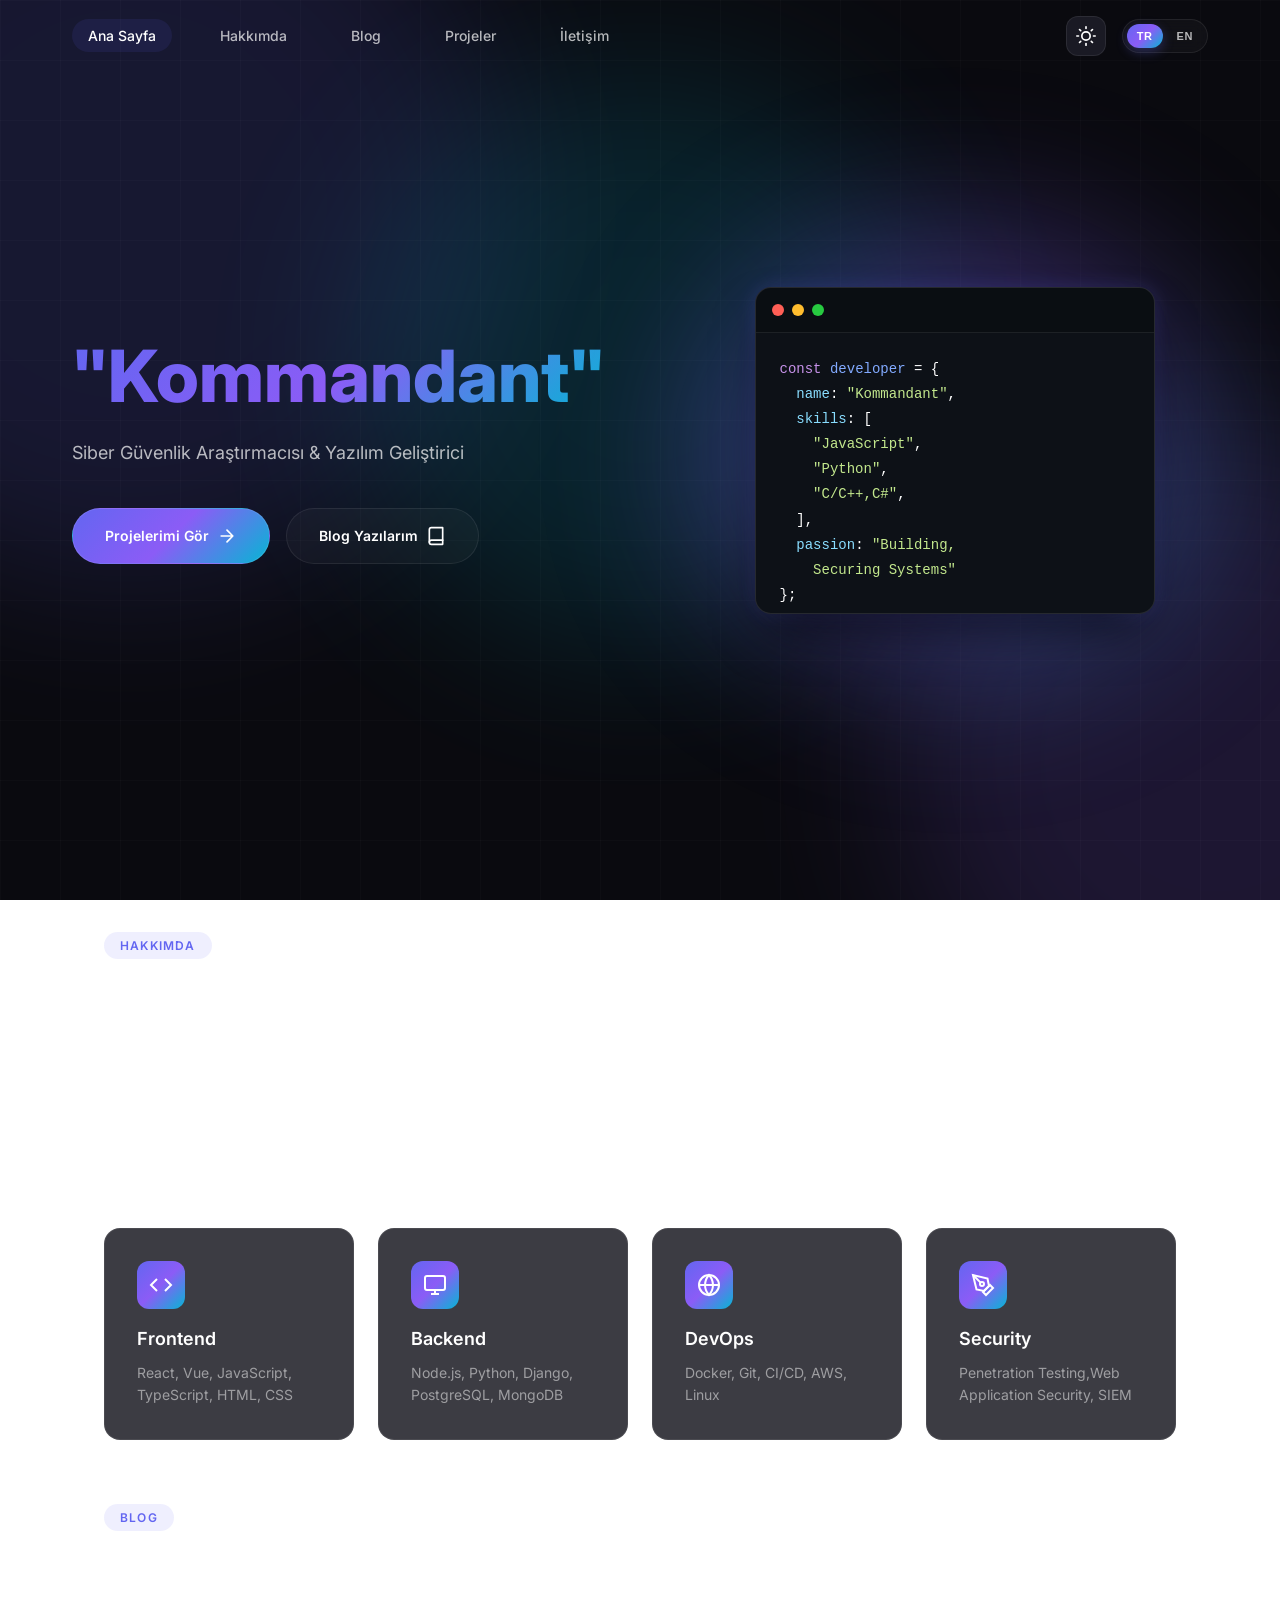
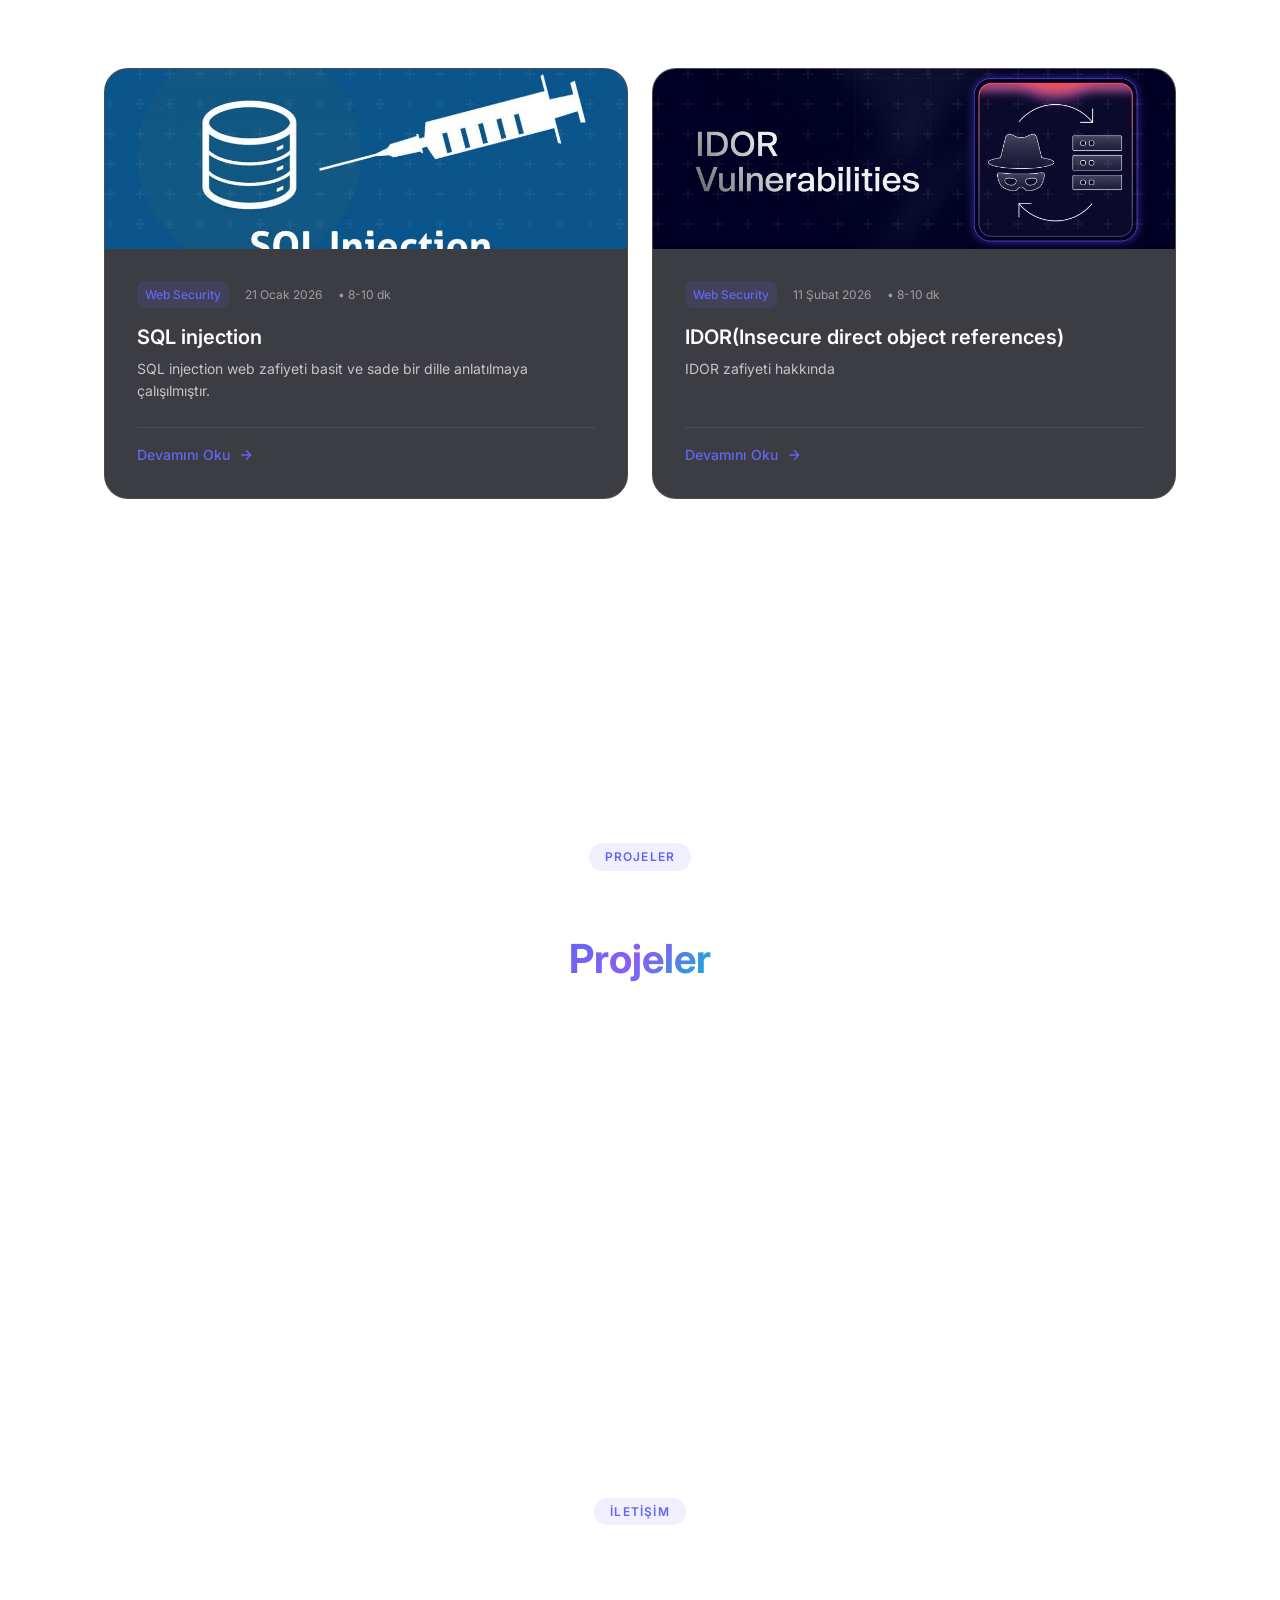
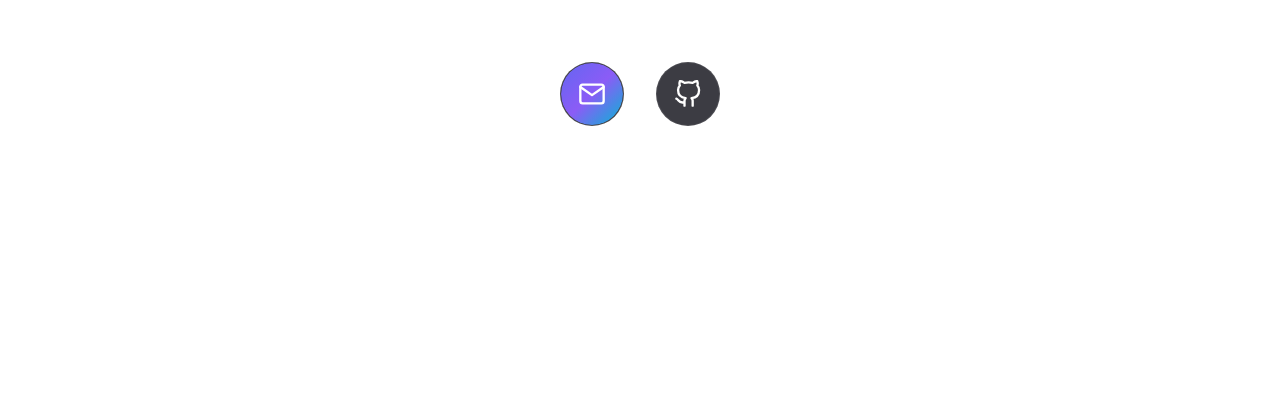
<file: index.html>
<!DOCTYPE html>
<html lang="tr">

<head>
    <meta charset="UTF-8">
    <meta name="viewport" content="width=device-width, initial-scale=1.0">
    <meta name="description" content="Alper's personal portfolio - Software Developer & Creative Technologist">
    <meta name="keywords" content="developer, portfolio, software, web development">
    <title>Alper | Portfolio</title>
    <link rel="preconnect" href="https://fonts.googleapis.com">
    <link rel="preconnect" href="https://fonts.gstatic.com" crossorigin>
    <link href="https://fonts.googleapis.com/css2?family=Inter:wght@300;400;500;600;700;800&display=swap"
        rel="stylesheet">
    <link rel="stylesheet" href="style.css">
</head>

<body>
    <!-- Animated Background -->
    <div class="bg-gradient">
        <div class="bg-blob"></div>
    </div>
    <div class="bg-grid"></div>
    <canvas id="bg-canvas"></canvas>

    <!-- Navigation -->
    <nav class="navbar" id="navbar">
        <div class="nav-container">

            <ul class="nav-menu">
                <li><a href="#home" class="nav-link active" data-i18n="nav-home">Ana Sayfa</a></li>
                <li><a href="#about" class="nav-link" data-i18n="nav-about">Hakkımda</a></li>
                <li><a href="blog.html" class="nav-link" data-i18n="nav-blog">Blog</a></li>
                <li><a href="projects.html" class="nav-link" data-i18n="nav-projects">Projeler</a></li>
                <li><a href="#contact" class="nav-link" data-i18n="nav-contact">İletişim</a></li>
            </ul>
            <div class="nav-extra">
                <button id="theme-toggle" class="theme-toggle" aria-label="Toggle theme">
                    <svg class="sun-icon" xmlns="http://www.w3.org/2000/svg" width="20" height="20" viewBox="0 0 24 24"
                        fill="none" stroke="currentColor" stroke-width="2" stroke-linecap="round"
                        stroke-linejoin="round">
                        <circle cx="12" cy="12" r="5" />
                        <line x1="12" y1="1" x2="12" y2="3" />
                        <line x1="12" y1="21" x2="12" y2="23" />
                        <line x1="4.22" y1="4.22" x2="5.64" y2="5.64" />
                        <line x1="18.36" y1="18.36" x2="19.78" y2="19.78" />
                        <line x1="1" y1="12" x2="3" y2="12" />
                        <line x1="21" y1="12" x2="23" y2="12" />
                        <line x1="4.22" y1="19.78" x2="5.64" y2="18.36" />
                        <line x1="18.36" y1="5.64" x2="19.78" y2="4.22" />
                    </svg>
                    <svg class="moon-icon" xmlns="http://www.w3.org/2000/svg" width="20" height="20" viewBox="0 0 24 24"
                        fill="none" stroke="currentColor" stroke-width="2" stroke-linecap="round"
                        stroke-linejoin="round">
                        <path d="M21 12.79A9 9 0 1 1 11.21 3 7 7 0 0 0 21 12.79z" />
                    </svg>
                </button>
                <div class="lang-switch" id="lang-switch">
                    <button class="lang-btn active" data-lang="tr">TR</button>
                    <span class="lang-divider">|</span>
                    <button class="lang-btn" data-lang="en">EN</button>
                </div>
                <button class="nav-toggle" id="nav-toggle" aria-label="Toggle menu">
                    <span></span>
                    <span></span>
                    <span></span>
                </button>
            </div>
        </div>
    </nav>

    <!-- Hero Section -->
    <section class="hero" id="home">
        <div class="hero-content">

            <h1 class="hero-title">
                <span class="title-line"></span>
                <span class="title-gradient">"Kommandant"</span>
            </h1>
            <p class="hero-description" data-i18n="hero-description">
                Cyber Security Researcher & Software Developer
            </p>
            <div class="hero-cta">
                <a href="projects.html" class="btn btn-primary">
                    <span data-i18n="hero-cta-projects">Projelerimi Gör</span>
                    <svg xmlns="http://www.w3.org/2000/svg" width="20" height="20" viewBox="0 0 24 24" fill="none"
                        stroke="currentColor" stroke-width="2" stroke-linecap="round" stroke-linejoin="round">
                        <path d="M5 12h14M12 5l7 7-7 7" />
                    </svg>
                </a>
                <a href="#blog" class="btn btn-secondary">
                    <span data-i18n="hero-cta-blog">Blog Yazılarım</span>
                    <svg xmlns="http://www.w3.org/2000/svg" width="20" height="20" viewBox="0 0 24 24" fill="none"
                        stroke="currentColor" stroke-width="2" stroke-linecap="round" stroke-linejoin="round">
                        <path d="M4 19.5A2.5 2.5 0 0 1 6.5 17H20" />
                        <path d="M6.5 2H20v20H6.5A2.5 2.5 0 0 1 4 19.5v-15A2.5 2.5 0 0 1 6.5 2z" />
                    </svg>
                </a>
            </div>
        </div>
        <div class="hero-visual">
            <div class="hero-card">
                <div class="card-glow"></div>
                <div class="code-window">
                    <div class="window-header">
                        <span class="dot red"></span>
                        <span class="dot yellow"></span>
                        <span class="dot green"></span>
                    </div>
                    <pre class="code-content"><code><span class="keyword">const</span> <span class="variable">developer</span> = {
  <span class="property">name</span>: <span class="string">"Kommandant"</span>,
  <span class="property">skills</span>: [
    <span class="string">"JavaScript"</span>,
    <span class="string">"Python"</span>,
    <span class="string">"C/C++,C#"</span>,
  ],
  <span class="property">passion</span>: <span class="string">"Building,
    Securing Systems"</span>
};</code></pre>
                </div>
            </div>
        </div>
    </section>





    <!-- About Section -->
    <section class="about" id="about">
        <div class="section-container">
            <div class="section-header">
                <span class="section-tag" data-i18n="about-tag">Hakkımda</span>

            </div>
            <div class="about-content">
                <div class="about-text">
                </div>
                <div class="skills-grid">
                    <div class="skill-card">
                        <div class="skill-icon">
                            <svg xmlns="http://www.w3.org/2000/svg" width="24" height="24" viewBox="0 0 24 24"
                                fill="none" stroke="currentColor" stroke-width="2">
                                <polyline points="16 18 22 12 16 6"></polyline>
                                <polyline points="8 6 2 12 8 18"></polyline>
                            </svg>
                        </div>
                        <h3 data-i18n="skills-frontend">Frontend</h3>
                        <p>React, Vue, JavaScript, TypeScript, HTML, CSS</p>
                    </div>
                    <div class="skill-card">
                        <div class="skill-icon">
                            <svg xmlns="http://www.w3.org/2000/svg" width="24" height="24" viewBox="0 0 24 24"
                                fill="none" stroke="currentColor" stroke-width="2">
                                <rect x="2" y="3" width="20" height="14" rx="2" ry="2"></rect>
                                <line x1="8" y1="21" x2="16" y2="21"></line>
                                <line x1="12" y1="17" x2="12" y2="21"></line>
                            </svg>
                        </div>
                        <h3 data-i18n="skills-backend">Backend</h3>
                        <p>Node.js, Python, Django, PostgreSQL, MongoDB</p>
                    </div>
                    <div class="skill-card">
                        <div class="skill-icon">
                            <svg xmlns="http://www.w3.org/2000/svg" width="24" height="24" viewBox="0 0 24 24"
                                fill="none" stroke="currentColor" stroke-width="2">
                                <circle cx="12" cy="12" r="10"></circle>
                                <line x1="2" y1="12" x2="22" y2="12"></line>
                                <path
                                    d="M12 2a15.3 15.3 0 0 1 4 10 15.3 15.3 0 0 1-4 10 15.3 15.3 0 0 1-4-10 15.3 15.3 0 0 1 4-10z">
                                </path>
                            </svg>
                        </div>
                        <h3 data-i18n="skills-devops">DevOps</h3>
                        <p>Docker, Git, CI/CD, AWS, Linux</p>
                    </div>
                    <div class="skill-card">
                        <div class="skill-icon">
                            <svg xmlns="http://www.w3.org/2000/svg" width="24" height="24" viewBox="0 0 24 24"
                                fill="none" stroke="currentColor" stroke-width="2">
                                <path d="M12 19l7-7 3 3-7 7-3-3z"></path>
                                <path d="M18 13l-1.5-7.5L2 2l3.5 14.5L13 18l5-5z"></path>
                                <path d="M2 2l7.586 7.586"></path>
                                <circle cx="11" cy="11" r="2"></circle>
                            </svg>
                        </div>
                        <h3 data-i18n="skills-design">Security</h3>
                        <p>Penetration Testing,Web Application Security, SIEM</p>
                    </div>
                </div>
            </div>
        </div>
    </section>

    <!-- Blog Section -->
    <section class="blog" id="blog">
        <div class="section-container">
            <div class="section-header">
                <span class="section-tag" data-i18n="blog-tag">Blog</span>
                <h2 class="section-title" data-i18n="blog-title">Son<br><span class="gradient-text">Yazılarım</span>
                </h2>
            </div>
            <div class="blog-grid" id="blog-grid">
                <!-- Articles will be loaded dynamically from articles.json -->
            </div>
            <div class="blog-cta">
                <a href="blog.html" class="btn btn-secondary" data-i18n="blog-cta">Tüm Yazıları Gör</a>
            </div>
        </div>
    </section>
    <!-- Projects Section  -->

    <section class="page-header">
        <div class="section-container">
            <div class="section-header center">
                <span class="section-tag" data-i18n="projects-tag">Projeler</span>
                <h1 class="section-title">GitHub<br><span class="gradient-text"
                        data-i18n="nav-projects">Projelerim</span></h1>
            </div>

        </div>
    </section>
    <section class="projects-page">
        <div class="section-container">
            <!-- Loading State -->
            <div class="projects-loading" id="projects-loading">
                <div class="loading-spinner"></div>
                <p data-i18n="github-loading">GitHub projeleri yükleniyor...</p>
            </div>

            <!-- Error State -->
            <div class="projects-error" id="projects-error" style="display: none;">
                <svg xmlns="http://www.w3.org/2000/svg" width="48" height="48" viewBox="0 0 24 24" fill="none"
                    stroke="currentColor" stroke-width="1.5">
                    <circle cx="12" cy="12" r="10"></circle>
                    <line x1="12" y1="8" x2="12" y2="12"></line>
                    <line x1="12" y1="16" x2="12.01" y2="16"></line>
                </svg>
                <p data-i18n="github-error">Projeler yüklenirken bir hata oluştu.</p>
                <button class="btn btn-secondary" onclick="loadGitHubProjects()" data-i18n="github-retry">Tekrar
                    Dene</button>
            </div>

            <div class="github-projects-grid" id="github-projects-grid">
                <!-- Projects will be loaded dynamically -->
            </div>

            <!-- Contact Section -->
            <section class="contact" id="contact">
                <div class="section-container">
                    <div class="section-header center">
                        <span class="section-tag" data-i18n="contact-tag">İletişim</span>
                    </div>
                    <div class="contact-content">
                        <div class="contact-buttons">
                            <div class="contact-email-card">
                                <div class="contact-icon">
                                    <svg xmlns="http://www.w3.org/2000/svg" width="24" height="24" viewBox="0 0 24 24"
                                        fill="none" stroke="currentColor" stroke-width="2" stroke-linecap="round"
                                        stroke-linejoin="round">
                                        <path
                                            d="M4 4h16c1.1 0 2 .9 2 2v12c0 1.1-.9 2-2 2H4c-1.1 0-2-.9-2-2V6c0-1.1.9-2 2-2z">
                                        </path>
                                        <polyline points="22,6 12,13 2,6"></polyline>
                                    </svg>
                                </div>
                                <div class="contact-email-info">
                                    <span class="contact-email-text">alpermudar@gmail.com</span>
                                </div>
                            </div>

                            <a href="https://github.com/alpermdr" target="_blank" class="contact-btn"
                                aria-label="GitHub Profile">
                                <svg xmlns="http://www.w3.org/2000/svg" width="24" height="24" viewBox="0 0 24 24"
                                    fill="none" stroke="currentColor" stroke-width="2" stroke-linecap="round"
                                    stroke-linejoin="round">
                                    <path
                                        d="M9 19c-5 1.5-5-2.5-7-3m14 6v-3.87a3.37 3.37 0 0 0-.94-2.61c3.14-.35 6.44-1.54 6.44-7A5.44 5.44 0 0 0 20 4.77 5.07 5.07 0 0 0 19.91 1S18.73.65 16 2.48a13.38 13.38 0 0 0-7 0C6.27.65 5.09 1 5.09 1A5.07 5.07 0 0 0 5 4.77a5.44 5.44 0 0 0-1.5 3.78c0 5.42 3.3 6.61 6.44 7A3.37 3.37 0 0 0 9 18.13V22">
                                    </path>
                                </svg>
                            </a>
                        </div>
                    </div>
                </div>
            </section>

            <!-- Footer -->
            <footer class="footer">
                <div class="footer-container">
                    <p data-i18n="footer-rights">&copy; 2026 Kommandant Tüm hakları saklıdır.</p>
                </div>
            </footer>

            <script src="script.js"></script>
</body>

</html>
</file>
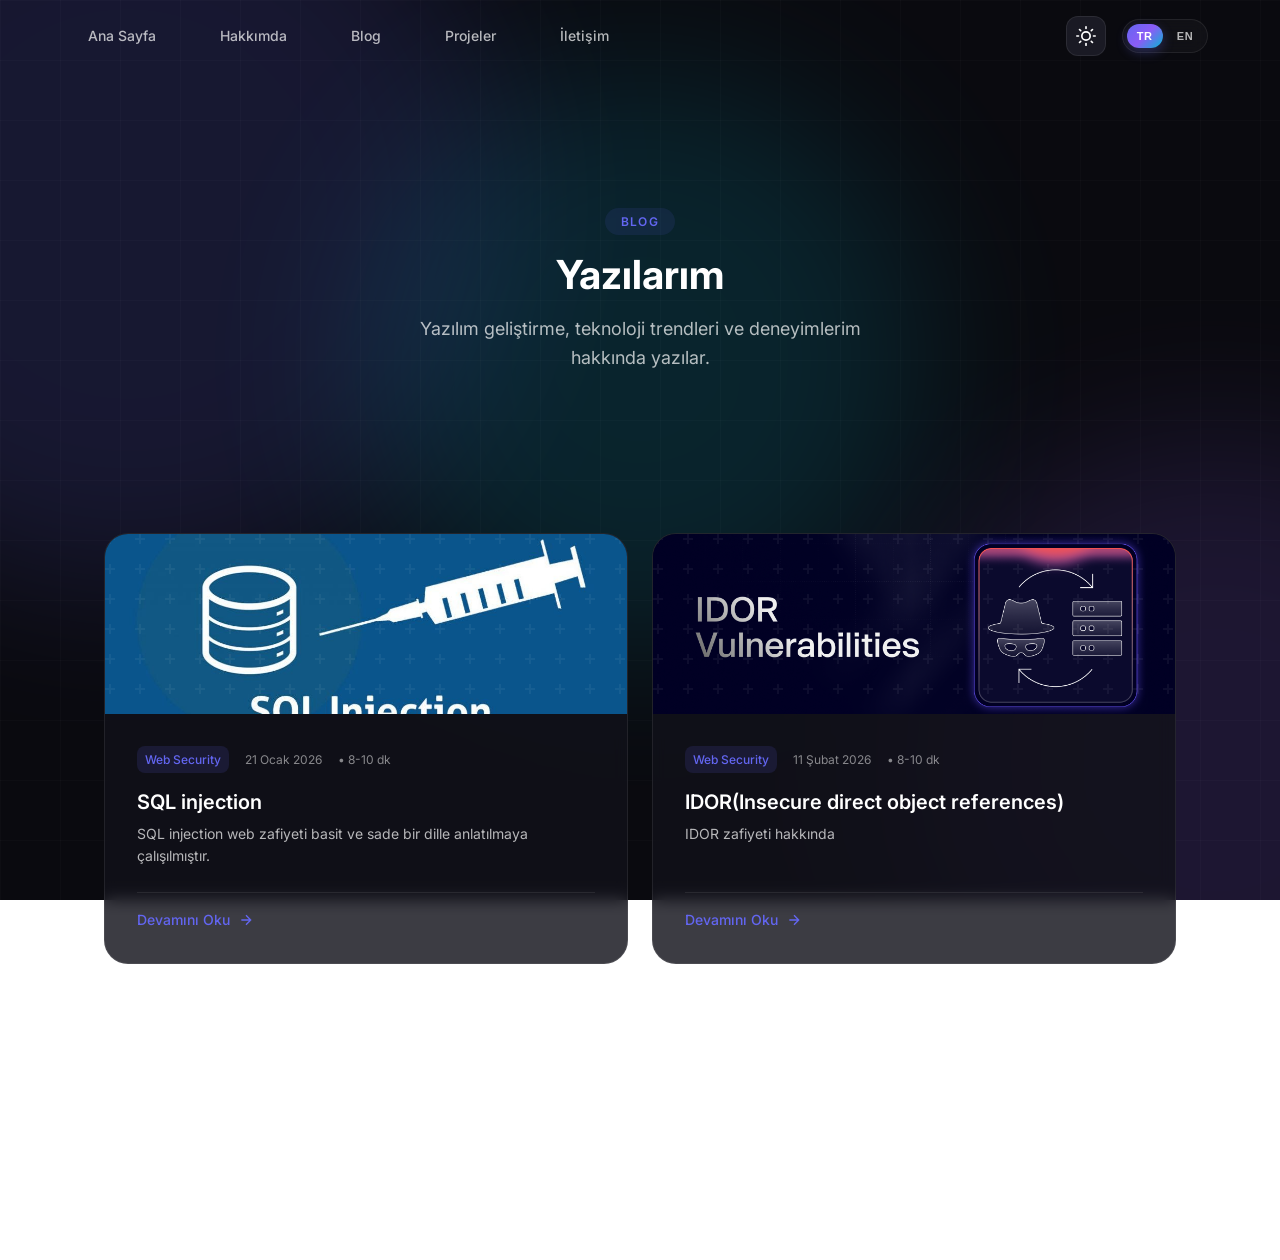
<file: article.html>
<!DOCTYPE html>
<html lang="tr">

<head>
    <meta charset="UTF-8">
    <meta name="viewport" content="width=device-width, initial-scale=1.0">
    <meta name="description" content="">
    <title>Makale | Alper</title>
    <link rel="preconnect" href="https://fonts.googleapis.com">
    <link rel="preconnect" href="https://fonts.gstatic.com" crossorigin>
    <link href="https://fonts.googleapis.com/css2?family=Inter:wght@300;400;500;600;700;800&display=swap"
        rel="stylesheet">
    <link rel="stylesheet" href="style.css">
</head>

<body>
    <!-- Animated Background -->
    <div class="bg-gradient">
        <div class="bg-blob"></div>
    </div>
    <div class="bg-grid"></div>
    <canvas id="bg-canvas"></canvas>

    <!-- Navigation -->
    <nav class="navbar scrolled" id="navbar">
        <div class="nav-container">

            <ul class="nav-menu">
                <li><a href="index.html#home" class="nav-link" data-i18n="nav-home">Ana Sayfa</a></li>
                <li><a href="index.html#about" class="nav-link" data-i18n="nav-about">Hakkımda</a></li>
                <li><a href="blog.html" class="nav-link active" data-i18n="nav-blog">Blog</a></li>
                <li><a href="projects.html" class="nav-link" data-i18n="nav-projects">Projeler</a></li>
                <li><a href="index.html#contact" class="nav-link" data-i18n="nav-contact">İletişim</a></li>
            </ul>
            <div class="nav-extra">
                <button id="theme-toggle" class="theme-toggle" aria-label="Toggle theme">
                    <svg class="sun-icon" xmlns="http://www.w3.org/2000/svg" width="20" height="20" viewBox="0 0 24 24"
                        fill="none" stroke="currentColor" stroke-width="2" stroke-linecap="round"
                        stroke-linejoin="round">
                        <circle cx="12" cy="12" r="5" />
                        <line x1="12" y1="1" x2="12" y2="3" />
                        <line x1="12" y1="21" x2="12" y2="23" />
                        <line x1="4.22" y1="4.22" x2="5.64" y2="5.64" />
                        <line x1="18.36" y1="18.36" x2="19.78" y2="19.78" />
                        <line x1="1" y1="12" x2="3" y2="12" />
                        <line x1="21" y1="12" x2="23" y2="12" />
                        <line x1="4.22" y1="19.78" x2="5.64" y2="18.36" />
                        <line x1="18.36" y1="5.64" x2="19.78" y2="4.22" />
                    </svg>
                    <svg class="moon-icon" xmlns="http://www.w3.org/2000/svg" width="20" height="20" viewBox="0 0 24 24"
                        fill="none" stroke="currentColor" stroke-width="2" stroke-linecap="round"
                        stroke-linejoin="round">
                        <path d="M21 12.79A9 9 0 1 1 11.21 3 7 7 0 0 0 21 12.79z" />
                    </svg>
                </button>
                <div class="lang-switch" id="lang-switch">
                    <button class="lang-btn active" data-lang="tr">TR</button>
                    <span class="lang-divider">|</span>
                    <button class="lang-btn" data-lang="en">EN</button>
                </div>
                <button class="nav-toggle" id="nav-toggle" aria-label="Toggle menu">
                    <span></span>
                    <span></span>
                    <span></span>
                </button>
            </div>
        </div>
    </nav>

    <!-- Article Content -->
    <article class="article-page" id="article-content">
        <!-- Content loaded dynamically -->
    </article>

    <!-- Footer -->
    <footer class="footer">
        <div class="footer-container">
            <p data-i18n="footer-rights">&copy; 2026 Alper. Tüm hakları saklıdır.</p>
        </div>
    </footer>

    <script src="script.js"></script>
    <script>
        // Load article based on URL parameter
        loadArticle();
    </script>
</body>

</html>
</file>
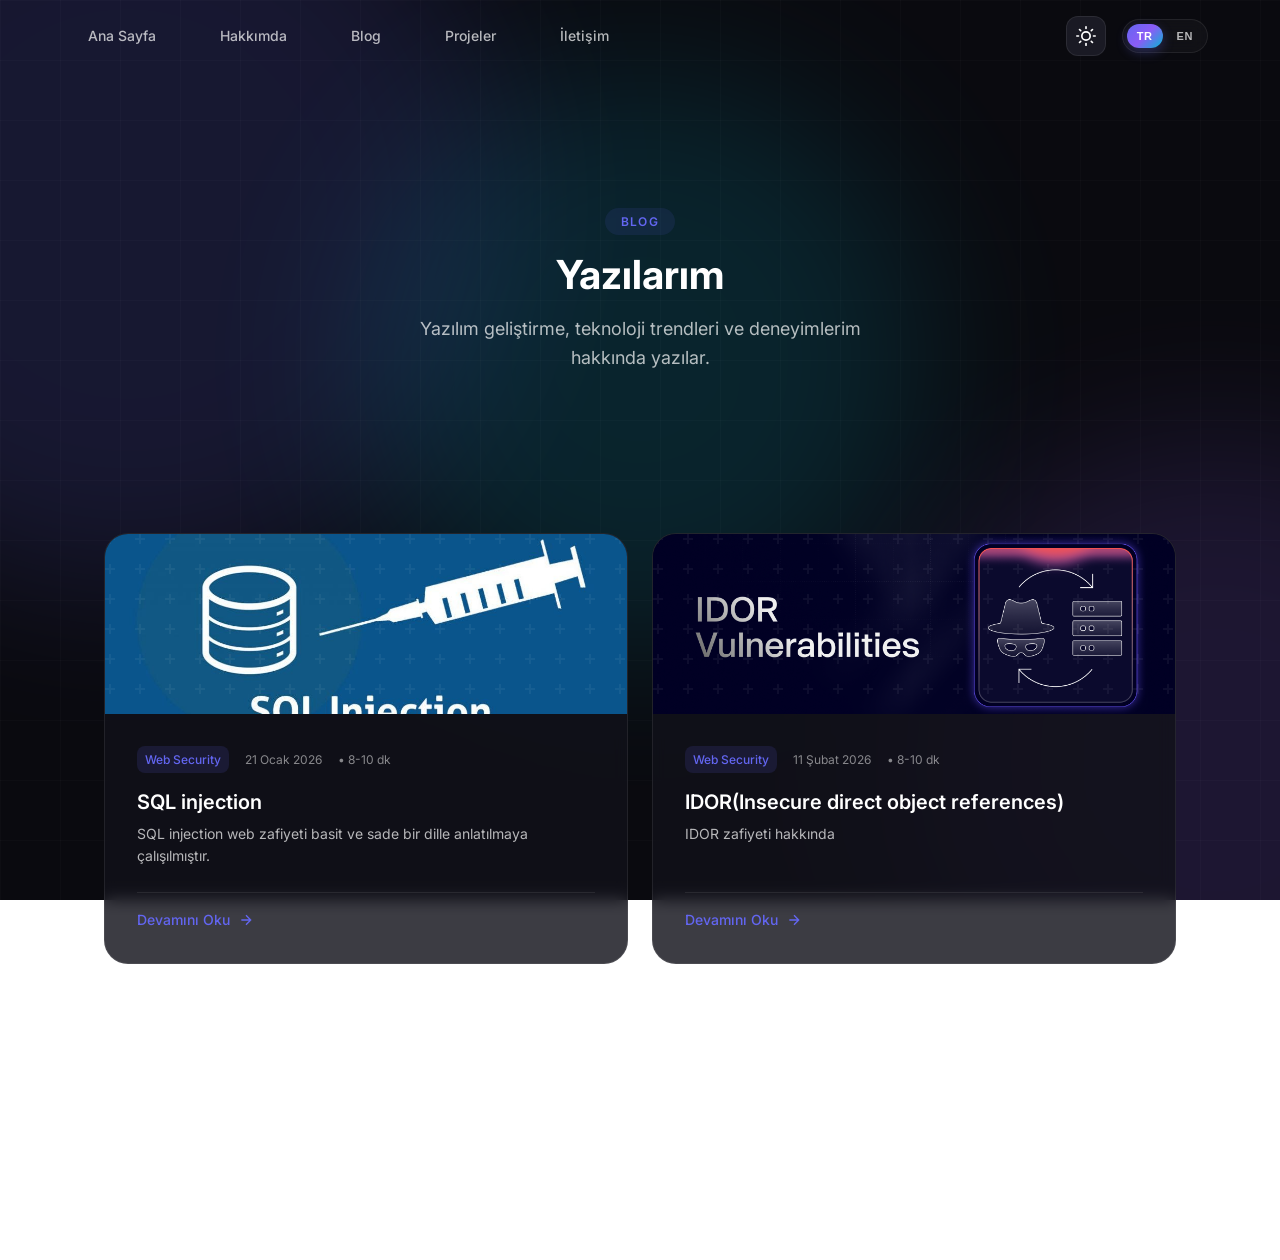
<file: blog.html>
<!DOCTYPE html>
<html lang="tr">

<head>
    <meta charset="UTF-8">
    <meta name="viewport" content="width=device-width, initial-scale=1.0" content="width=500" >
    <meta name="description" content="Alper'in blog yazıları - Yazılım, teknoloji ve daha fazlası">
    <title>Blog | Alper</title>
    <link rel="preconnect" href="https://fonts.googleapis.com">
    <link rel="preconnect" href="https://fonts.gstatic.com" crossorigin>
    <link href="https://fonts.googleapis.com/css2?family=Inter:wght@300;400;500;600;700;800&display=swap"
        rel="stylesheet">
    <link rel="stylesheet" href="style.css">
</head>

<body>
    <!-- Animated Background -->
    <div class="bg-gradient">
        <div class="bg-blob"></div>
    </div>
    <div class="bg-grid"></div>
    <canvas id="bg-canvas"></canvas>

    <!-- Navigation -->
    <nav class="navbar scrolled" id="navbar">
        <div class="nav-container">

            <ul class="nav-menu">
                <li><a href="index.html#home" class="nav-link" data-i18n="nav-home">Ana Sayfa</a></li>
                <li><a href="index.html#about" class="nav-link" data-i18n="nav-about">Hakkımda</a></li>
                <li><a href="blog.html" class="nav-link active" data-i18n="nav-blog">Blog</a></li>
                <li><a href="projects.html" class="nav-link" data-i18n="nav-projects">Projeler</a></li>
                <li><a href="index.html#contact" class="nav-link" data-i18n="nav-contact">İletişim</a></li>
            </ul>
            <div class="nav-extra">
                <button id="theme-toggle" class="theme-toggle" aria-label="Toggle theme">
                    <svg class="sun-icon" xmlns="http://www.w3.org/2000/svg" width="20" height="20" viewBox="0 0 24 24"
                        fill="none" stroke="currentColor" stroke-width="2" stroke-linecap="round"
                        stroke-linejoin="round">
                        <circle cx="12" cy="12" r="5" />
                        <line x1="12" y1="1" x2="12" y2="3" />
                        <line x1="12" y1="21" x2="12" y2="23" />
                        <line x1="4.22" y1="4.22" x2="5.64" y2="5.64" />
                        <line x1="18.36" y1="18.36" x2="19.78" y2="19.78" />
                        <line x1="1" y1="12" x2="3" y2="12" />
                        <line x1="21" y1="12" x2="23" y2="12" />
                        <line x1="4.22" y1="19.78" x2="5.64" y2="18.36" />
                        <line x1="18.36" y1="5.64" x2="19.78" y2="4.22" />
                    </svg>
                    <svg class="moon-icon" xmlns="http://www.w3.org/2000/svg" width="20" height="20" viewBox="0 0 24 24"
                        fill="none" stroke="currentColor" stroke-width="2" stroke-linecap="round"
                        stroke-linejoin="round">
                        <path d="M21 12.79A9 9 0 1 1 11.21 3 7 7 0 0 0 21 12.79z" />
                    </svg>
                </button>
                <div class="lang-switch" id="lang-switch">
                    <button class="lang-btn active" data-lang="tr">TR</button>
                    <span class="lang-divider">|</span>
                    <button class="lang-btn" data-lang="en">EN</button>
                </div>
                <button class="nav-toggle" id="nav-toggle" aria-label="Toggle menu">
                    <span></span>
                    <span></span>
                    <span></span>
                </button>
            </div>
        </div>
    </nav>

    <!-- Blog Header -->
    <section class="page-header">
        <div class="section-container">
            <div class="section-header center">
                <span class="section-tag">Blog</span>
                <h1 class="section-title">Yazılarım <br><span class="gradient-text"></span></h1>
                <p class="section-subtitle">
                    Yazılım geliştirme, teknoloji trendleri ve deneyimlerim hakkında yazılar.
                </p>
            </div>
        </div>
    </section>

    <!-- Blog Posts -->
    <section class="blog-page">
        <div class="section-container">
            <div class="blog-grid" id="blog-grid">
                <!-- Articles will be loaded dynamically -->
            </div>
        </div>
    </section>

    <!-- Footer -->
    <footer class="footer">
        <div class="footer-container">
            <p data-i18n="footer-rights">&copy; 2026 Alper. Tüm hakları saklıdır.</p>
        </div>
    </footer>

    <script src="script.js"></script>
    <script>
        // Load all articles on blog page
        loadAllArticles();
    </script>
</body>

</html>
</file>
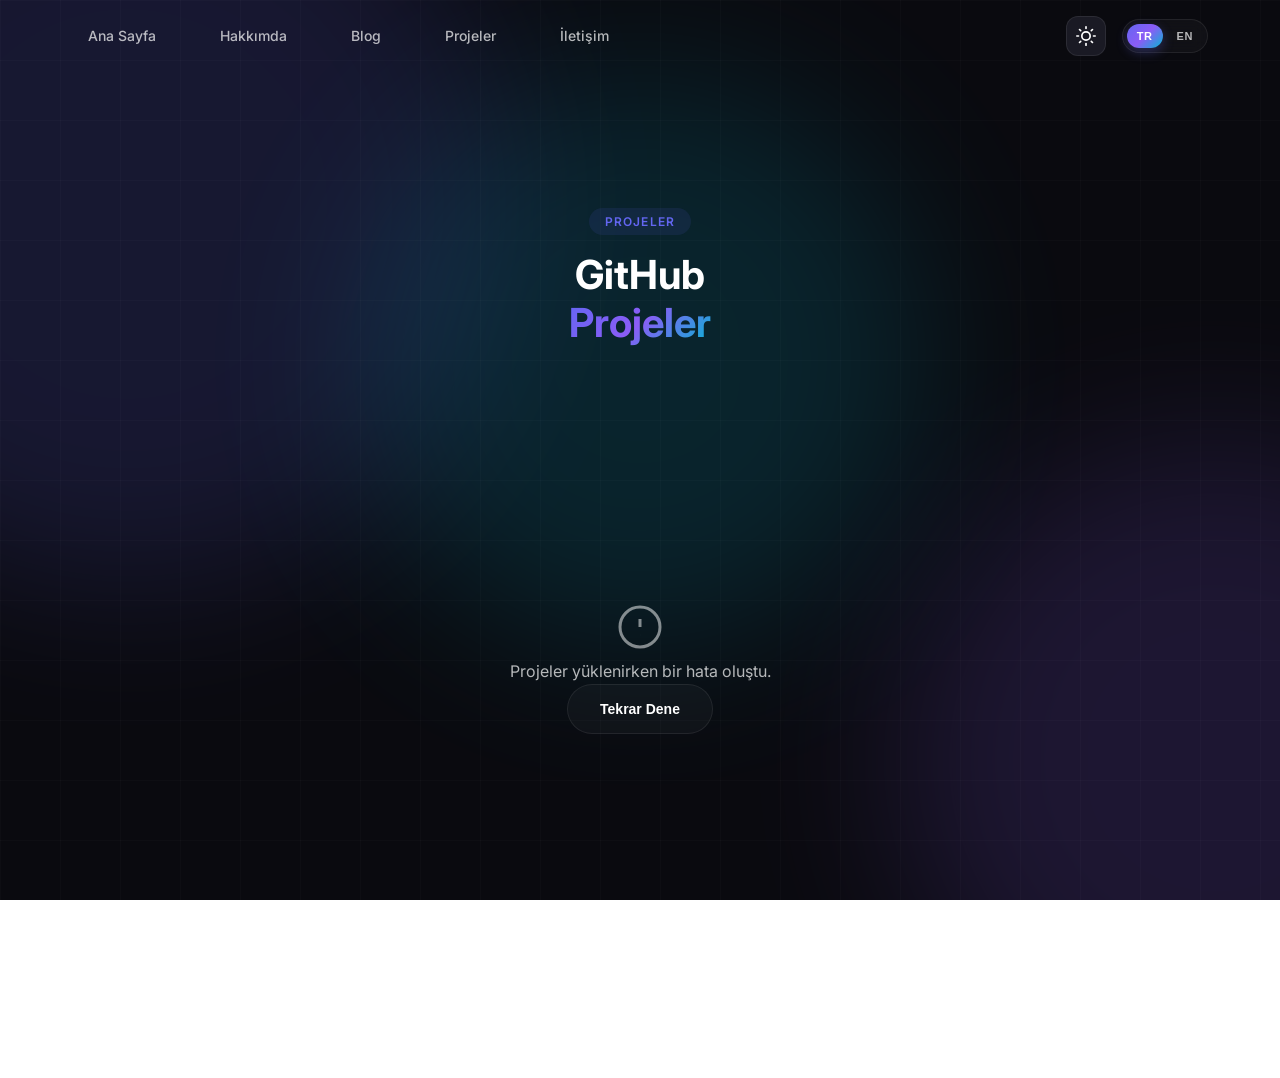
<file: projects.html>
<!DOCTYPE html>
<html lang="tr">

<head>
    <meta charset="UTF-8">
    <meta name="viewport" content="width=device-width, initial-scale=1.0">
    <meta name="description" content="Alper'in GitHub projeleri - Açık kaynak projeler ve geliştirmeler">
    <title>Projeler | Alper</title>
    <link rel="preconnect" href="https://fonts.googleapis.com">
    <link rel="preconnect" href="https://fonts.gstatic.com" crossorigin>
    <link href="https://fonts.googleapis.com/css2?family=Inter:wght@300;400;500;600;700;800&display=swap"
        rel="stylesheet">
    <link rel="stylesheet" href="style.css">
</head>

<body>
    <!-- Animated Background -->
    <div class="bg-gradient">
        <div class="bg-blob"></div>
    </div>
    <div class="bg-grid"></div>
    <canvas id="bg-canvas"></canvas>

    <!-- Navigation -->
    <nav class="navbar scrolled" id="navbar">
        <div class="nav-container">

            <ul class="nav-menu">
                <li><a href="index.html#home" class="nav-link" data-i18n="nav-home">Ana Sayfa</a></li>
                <li><a href="index.html#about" class="nav-link" data-i18n="nav-about">Hakkımda</a></li>
                <li><a href="blog.html" class="nav-link" data-i18n="nav-blog">Blog</a></li>
                <li><a href="projects.html" class="nav-link active" data-i18n="nav-projects">Projeler</a></li>
                <li><a href="index.html#contact" class="nav-link" data-i18n="nav-contact">İletişim</a></li>
            </ul>
            <div class="nav-extra">
                <button id="theme-toggle" class="theme-toggle" aria-label="Toggle theme">
                    <svg class="sun-icon" xmlns="http://www.w3.org/2000/svg" width="20" height="20" viewBox="0 0 24 24"
                        fill="none" stroke="currentColor" stroke-width="2" stroke-linecap="round"
                        stroke-linejoin="round">
                        <circle cx="12" cy="12" r="5" />
                        <line x1="12" y1="1" x2="12" y2="3" />
                        <line x1="12" y1="21" x2="12" y2="23" />
                        <line x1="4.22" y1="4.22" x2="5.64" y2="5.64" />
                        <line x1="18.36" y1="18.36" x2="19.78" y2="19.78" />
                        <line x1="1" y1="12" x2="3" y2="12" />
                        <line x1="21" y1="12" x2="23" y2="12" />
                        <line x1="4.22" y1="19.78" x2="5.64" y2="18.36" />
                        <line x1="18.36" y1="5.64" x2="19.78" y2="4.22" />
                    </svg>
                    <svg class="moon-icon" xmlns="http://www.w3.org/2000/svg" width="20" height="20" viewBox="0 0 24 24"
                        fill="none" stroke="currentColor" stroke-width="2" stroke-linecap="round"
                        stroke-linejoin="round">
                        <path d="M21 12.79A9 9 0 1 1 11.21 3 7 7 0 0 0 21 12.79z" />
                    </svg>
                </button>
                <div class="lang-switch" id="lang-switch">
                    <button class="lang-btn active" data-lang="tr">TR</button>
                    <span class="lang-divider">|</span>
                    <button class="lang-btn" data-lang="en">EN</button>
                </div>
                <button class="nav-toggle" id="nav-toggle" aria-label="Toggle menu">
                    <span></span>
                    <span></span>
                    <span></span>
                </button>
            </div>
        </div>
    </nav>

    <!-- Projects Header -->
    <section class="page-header">
        <div class="section-container">
            <div class="section-header center">
                <span class="section-tag" data-i18n="projects-tag">Projeler</span>
                <h1 class="section-title">GitHub<br><span class="gradient-text"
                        data-i18n="nav-projects">Projelerim</span></h1>
            </div>

        </div>
    </section>
    <!-- Projects Grid -->
    <section class="projects-page">
        <div class="section-container">
            <!-- Loading State -->
            <div class="projects-loading" id="projects-loading">
                <div class="loading-spinner"></div>
                <p data-i18n="github-loading">GitHub projeleri yükleniyor...</p>
            </div>

            <!-- Error State -->
            <div class="projects-error" id="projects-error" style="display: none;">
                <svg xmlns="http://www.w3.org/2000/svg" width="48" height="48" viewBox="0 0 24 24" fill="none"
                    stroke="currentColor" stroke-width="1.5">
                    <circle cx="12" cy="12" r="10"></circle>
                    <line x1="12" y1="8" x2="12" y2="12"></line>
                    <line x1="12" y1="16" x2="12.01" y2="16"></line>
                </svg>
                <p data-i18n="github-error">Projeler yüklenirken bir hata oluştu.</p>
                <button class="btn btn-secondary" onclick="loadGitHubProjects()" data-i18n="github-retry">Tekrar
                    Dene</button>
            </div>

            <!-- Projects Grid -->
            <div class="github-projects-grid" id="github-projects-grid">
                <!-- Projects will be loaded dynamically -->
            </div>
        </div>
    </section>

    <!-- Footer -->
    <footer class="footer">
        <div class="footer-container">
            <p data-i18n="footer-rights">&copy; 2026 Alper. Tüm hakları saklıdır.</p>
        </div>
    </footer>

    <script src="script.js"></script>
    <script>
        // Load GitHub projects on page load
        loadGitHubProjects();

        // Initialize filter tabs
        initFilterTabs();
    </script>
</body>

</html>
</file>
<file: style.css>
/* ============================================
   Modern Design System - GitHub.io Portfolio
   ============================================ */

/* CSS Custom Properties */
:root {
    /* Shared Properties */
    --space-xs: 0.25rem;
    --space-sm: 0.5rem;
    --space-md: 1rem;
    --space-lg: 1.5rem;
    --space-xl: 2rem;
    --space-2xl: 3rem;
    --space-3xl: 4rem;
    --space-4xl: 6rem;

    --font-family: 'Inter', -apple-system, BlinkMacSystemFont, sans-serif;
    --font-size-xs: 0.75rem;
    --font-size-sm: 0.875rem;
    --font-size-base: 1rem;
    --font-size-lg: 1.125rem;
    --font-size-xl: 1.25rem;
    --font-size-2xl: 1.5rem;
    --font-size-3xl: 2rem;
    --font-size-4xl: 2.5rem;
    --font-size-5xl: 3.5rem;
    --font-size-6xl: 4.5rem;

    --blur-sm: 8px;
    --blur-md: 16px;
    --blur-lg: 32px;
    --transition-fast: 150ms ease;
    --transition-base: 300ms ease;
    --transition-slow: 500ms ease;
    --radius-sm: 8px;
    --radius-md: 12px;
    --radius-lg: 16px;
    --radius-xl: 24px;
    --radius-full: 9999px;
}

/* Default Theme Variables (Dark Mode) */
:root {
    --bg-primary: #0a0a0f;
    --bg-secondary: #12121a;
    --bg-tertiary: #1a1a24;
    --bg-glass: rgba(18, 18, 26, 0.82);

    --text-primary: #ffffff;
    --text-secondary: rgba(255, 255, 255, 0.7);
    --text-muted: rgba(255, 255, 255, 0.5);

    --accent-primary: #6366f1;
    --accent-secondary: #8b5cf6;
    --accent-tertiary: #06b6d4;
    --accent-gradient: linear-gradient(135deg, #6366f1 0%, #8b5cf6 50%, #06b6d4 100%);

    --border-color: rgba(255, 255, 255, 0.08);
    --border-glow: rgba(99, 102, 241, 0.3);

    --grid-opacity: 0.02;
    --gradient-opacity-1: 0.15;
    --gradient-opacity-2: 0.12;
    --gradient-opacity-3: 0.1;

    --card-shadow: 0 20px 40px rgba(0, 0, 0, 0.3);
    --nav-shadow: none;
    --btn-secondary-bg: rgba(255, 255, 255, 0.03);
}

/* Light Theme Variables */
[data-theme="light"] {
    --bg-primary: #f8fafc;
    --bg-secondary: #ffffff;
    --bg-tertiary: #f1f5f9;
    --bg-glass: rgba(255, 255, 255, 0.8);

    --text-primary: #0f172a;
    --text-secondary: #475569;
    --text-muted: #64748b;

    --accent-primary: #4f46e5;
    --accent-secondary: #7c3aed;
    --accent-tertiary: #0891b2;
    --accent-gradient: linear-gradient(135deg, #4f46e5 0%, #7c3aed 50%, #0891b2 100%);

    --border-color: rgba(0, 0, 0, 0.08);
    --border-glow: rgba(79, 70, 229, 0.1);

    --grid-opacity: 0.03;
    --gradient-opacity-1: 0.08;
    --gradient-opacity-2: 0.06;
    --gradient-opacity-3: 0.05;

    --card-shadow: 0 4px 20px rgba(0, 0, 0, 0.05);
    --nav-shadow: 0 4px 20px rgba(0, 0, 0, 0.05);
    --btn-secondary-bg: rgba(0, 0, 0, 0.04);
}

/* Reset & Base */
*,
*::before,
*::after {
    margin: 0;
    padding: 0;
    box-sizing: border-box;
}

html {
    overflow-x: hidden;
    scroll-behavior: smooth;
    scroll-padding-top: 80px;
}

body {
    font-family: var(--font-family);
    font-size: var(--font-size-base);
    line-height: 1.6;
    color: var(--text-primary);
    background-color: transparent;
    /* Changed to transparent to show fixed background */
    overflow-x: hidden;
    -webkit-font-smoothing: antialiased;
}

/* Animated Background (Antigravity Style) */
.bg-gradient {
    position: fixed;
    top: 0;
    left: 0;
    width: 100%;
    height: 100%;
    z-index: -2;
    overflow: hidden;
    background: var(--bg-primary);
    transition: background var(--transition-base);
}

.bg-gradient::before,
.bg-gradient::after,
.bg-blob {
    content: '';
    position: absolute;
    filter: blur(80px);
    border-radius: var(--radius-full);
    z-index: -1;
    opacity: var(--gradient-opacity-1);
    transition: background-color var(--transition-base);
}

/* Blob 1 - Indigo */
.bg-gradient::before {
    width: 60vw;
    height: 60vw;
    background: var(--accent-primary);
    top: calc(-20% + var(--m-y-1, 0px));
    left: calc(-20% + var(--m-x-1, 0px));
    animation: blobFloat 25s ease-in-out infinite alternate;
}

/* Blob 2 - Purple */
.bg-gradient::after {
    width: 50vw;
    height: 50vw;
    background: var(--accent-secondary);
    bottom: calc(-20% - var(--m-y-2, 0px));
    right: calc(-20% - var(--m-x-2, 0px));
    animation: blobFloat 30s ease-in-out infinite alternate-reverse;
}

/* Blob 3 - Cyan */
.bg-blob {
    width: 45vw;
    height: 45vw;
    background: var(--accent-tertiary);
    top: calc(40% + var(--m-y-3, 0px));
    left: calc(50% + var(--m-x-3, 0px));
    transform: translate(-50%, -50%);
    animation: blobFloat 20s ease-in-out infinite alternate;
}

@keyframes blobFloat {
    0% {
        transform: translate(0, 0) scale(1);
    }

    33% {
        transform: translate(5vw, 10vh) scale(1.1);
    }

    66% {
        transform: translate(-5vw, 5vh) scale(0.9);
    }

    100% {
        transform: translate(0, 0) scale(1);
    }
}

.bg-grid {
    position: fixed;
    top: 0;
    left: 0;
    width: 100%;
    height: 100%;
    background-image:
        linear-gradient(rgba(255, 255, 255, var(--grid-opacity)) 1px, transparent 1px),
        linear-gradient(90deg, rgba(255, 255, 255, var(--grid-opacity)) 1px, transparent 1px);
    background-size: 60px 60px;
    z-index: -1;
    transition: background-image var(--transition-base);
}

[data-theme="light"] .bg-grid {
    background-image:
        linear-gradient(rgba(0, 0, 0, var(--grid-opacity)) 1px, transparent 1px),
        linear-gradient(90deg, rgba(0, 0, 0, var(--grid-opacity)) 1px, transparent 1px);
}

#bg-canvas {
    position: fixed;
    top: 0;
    left: 0;
    width: 100%;
    height: 100%;
    z-index: -1;
    pointer-events: none;
    opacity: 0.8;
    /* Increased for better visibility */
}

/* Navigation */
.navbar {
    position: fixed;
    top: 0;
    left: 0;
    right: 0;
    z-index: 1000;
    padding: var(--space-md) 0;
    transition: var(--transition-base);
}

.navbar.scrolled {
    background: var(--bg-glass);
    backdrop-filter: blur(var(--blur-md));
    padding: var(--space-sm) 0;
    border-bottom: 1px solid var(--border-color);
    box-shadow: var(--nav-shadow);
}

.nav-container {
    max-width: 1200px;
    margin: 0 auto;
    padding: 0 var(--space-xl);
    display: flex;
    align-items: center;
    justify-content: space-between;
}

.nav-logo {
    text-decoration: none;
}

.logo-text {
    display: flex;
    align-items: center;
    justify-content: center;
    width: 44px;
    height: 44px;
    border-radius: var(--radius-md);
    background: var(--accent-gradient);
    color: var(--text-primary);
    font-weight: 700;
    font-size: var(--font-size-xl);
    transition: var(--transition-base);
}

.logo-text:hover {
    transform: scale(1.05);
    box-shadow: 0 0 30px rgba(99, 102, 241, 0.4);
}


.nav-menu {
    display: flex;
    gap: var(--space-xl);
    list-style: none;
}

.nav-link {
    color: var(--text-secondary);
    text-decoration: none;
    font-size: var(--font-size-sm);
    font-weight: 500;
    padding: var(--space-sm) var(--space-md);
    border-radius: var(--radius-full);
}

.nav-link:hover {
    color: var(--text-primary);
    background: rgba(255, 255, 255, 0.05);
}

.theme-toggle {
    background: var(--bg-tertiary);
    border: 1px solid var(--border-color);
    color: var(--text-primary);
    width: 40px;
    height: 40px;
    border-radius: var(--radius-md);
    display: flex;
    align-items: center;
    justify-content: center;
    cursor: pointer;
    transition: var(--transition-base);
}

.theme-toggle:hover {
    background: var(--bg-secondary);
    border-color: var(--accent-primary);
}

.theme-toggle .sun-icon {
    display: none;
}

[data-theme="dark"] .theme-toggle .moon-icon {
    display: none;
}

[data-theme="dark"] .theme-toggle .sun-icon {
    display: block;
}

.nav-extra {
    display: flex;
    align-items: center;
    gap: var(--space-md);
}

.lang-switch {
    display: flex;
    align-items: center;
    gap: 4px;
    background: var(--btn-secondary-bg);
    padding: 4px;
    border-radius: var(--radius-full);
    border: 1px solid var(--border-color);
    backdrop-filter: blur(var(--blur-sm));
}

.lang-btn {
    background: none;
    border: none;
    color: var(--text-secondary);
    font-size: 11px;
    font-weight: 700;
    cursor: pointer;
    padding: 6px 10px;
    border-radius: var(--radius-full);
    transition: var(--transition-fast);
    letter-spacing: 0.05em;
}

.lang-btn:hover {
    color: var(--text-primary);
}

.lang-btn.active {
    background: var(--accent-gradient);
    color: var(--text-primary);
    box-shadow: 0 4px 12px rgba(99, 102, 241, 0.3);
}

.lang-divider {
    color: var(--border-color);
    font-size: 10px;
    display: none;
    /* We handle it with padding and background now */
}

.nav-toggle {
    display: none;
    flex-direction: column;
    gap: 5px;
    background: none;
    border: none;
    cursor: pointer;
    padding: var(--space-sm);
}

.nav-toggle span {
    width: 24px;
    height: 2px;
    background: var(--text-primary);
    border-radius: 2px;
    transition: var(--transition-base);
}

/* Hero Section */
.hero {
    min-height: 100vh;
    display: grid;
    grid-template-columns: 1fr 1fr;
    gap: var(--space-4xl);
    align-items: center;
    max-width: 1200px;
    margin: 0 auto;
    padding: var(--space-4xl) var(--space-xl);
}

.hero-content {
    display: flex;
    flex-direction: column;
    gap: var(--space-lg);
}

.hero-badge {
    display: inline-flex;
    align-items: center;
    gap: var(--space-sm);
    padding: var(--space-sm) var(--space-lg);
    background: var(--btn-secondary-bg);
    border: 1px solid var(--border-color);
    border-radius: var(--radius-md);
    width: fit-content;
    font-family: 'Fira Code', 'Courier New', monospace;
    font-size: var(--font-size-sm);
    color: var(--accent-primary);
    animation: fadeInUp 0.6s ease;
}

.badge-dot {
    width: 8px;
    height: 8px;
    background: #22c55e;
    border-radius: 50%;
    animation: pulse 2s infinite;
}

@keyframes pulse {

    0%,
    100% {
        opacity: 1;
    }

    50% {
        opacity: 0.5;
    }
}

.hero-title {
    font-size: var(--font-size-6xl);
    font-weight: 800;
    line-height: 1.1;
    animation: fadeInUp 0.6s ease 0.1s both;
}

.title-line {
    display: block;
}

.title-gradient {
    display: block;
    background: var(--accent-gradient);
    -webkit-background-clip: text;
    -webkit-text-fill-color: transparent;
    background-clip: text;
}

.hero-description {
    font-size: var(--font-size-lg);
    color: var(--text-secondary);
    max-width: 480px;
    animation: fadeInUp 0.6s ease 0.2s both;
}

.hero-cta {
    
    display: flex;
    gap: var(--space-md);
    margin-top: var(--space-md);
    animation: fadeInUp 0.6s ease 0.3s both;
}

.btn {
    display: inline-flex;
    align-items: center;
    gap: var(--space-sm);
    padding: var(--space-md) var(--space-xl);
    border-radius: var(--radius-full);
    font-size: var(--font-size-sm);
    font-weight: 600;
    text-decoration: none;
    cursor: pointer;
    transition: var(--transition-base);
}

.btn-primary {
    background: var(--accent-gradient);
    color: var(--text-primary);
    border: 1px solid rgba(255, 255, 255, 0.1);
}

.btn-primary:hover {
    transform: translateY(-2px);
    box-shadow: 0 10px 40px rgba(99, 102, 241, 0.4);
}

.btn-primary svg {
    transition: var(--transition-base);
}

.btn-primary:hover svg {
    transform: translateX(4px);
}

.btn-secondary {
    background: var(--btn-secondary-bg);
    color: var(--text-primary);
    border: 1px solid var(--border-color);
}

.btn-secondary:hover {
    background: var(--bg-tertiary);
    border-color: var(--accent-primary);
    transform: translateY(-2px);
}

.btn-outline {
    background: transparent;
    color: var(--text-primary);
    border: 1px solid var(--border-color);
}

.btn-outline:hover {
    background: rgba(255, 255, 255, 0.05);
    border-color: var(--text-muted);
}

.btn-ghost {
    background: transparent;
    color: var(--text-muted);
    border: 1px solid var(--border-color);
}

.btn-ghost:hover {
    color: var(--text-primary);
    background: rgba(255, 255, 255, 0.05);
}

.hero-stats {
    display: flex;
    gap: var(--space-2xl);
    margin-top: var(--space-xl);
    animation: fadeInUp 0.6s ease 0.4s both;
}

.stat {
    display: flex;
    flex-direction: column;
}

.stat-number {
    font-size: var(--font-size-2xl);
    font-weight: 700;
    color: var(--text-primary);
}

.stat-label {
    font-size: var(--font-size-xs);
    color: var(--text-muted);
    text-transform: uppercase;
    letter-spacing: 0.05em;
}

/* Hero Visual */
.hero-visual {
    display: flex;
    justify-content: center;
    align-items: center;
    animation: fadeInUp 0.8s ease 0.3s both;
}

.hero-card {
    position: relative;
    width: 100%;
    max-width: 400px;
}

.card-glow {
    position: absolute;
    inset: -60px;
    background: var(--accent-gradient);
    opacity: 0.35;
    filter: blur(80px);
    border-radius: 50%;
    animation: glowPulse 4s ease-in-out infinite;
}

@keyframes glowPulse {

    0%,
    100% {
        opacity: 0.35;
        transform: scale(1);
    }

    50% {
        opacity: 0.5;
        transform: scale(1.15);
    }
}

.code-window {
    position: relative; 
    background: #0d1117;
    /* Solid dark background for better contrast */
    border: 1px solid rgba(255, 255, 255, 0.1);
    border-radius: var(--radius-lg);
    backdrop-filter: blur(20px);
    overflow: hidden;
    box-shadow:
        0 25px 50px -12px rgba(0, 0, 0, 0.6),
        0 0 20px rgba(99, 102, 241, 0.2);
    
}

.window-header {
    display: flex;
    gap: var(--space-sm);
    padding: var(--space-md);
    background: rgba(0, 0, 0, 0.2);
    border-bottom: 1px solid var(--border-color);
}

.dot {
    width: 12px;
    height: 12px;
    border-radius: 50%;
}

.dot.red {
    background: #ff5f56;
}

.dot.yellow {
    background: #ffbd2e;
}

.dot.green {
    background: #27ca40;
}

.code-content {

    max-height: 280px;
    max-width:250px;
    padding: var(--space-lg);
    font-family: 'Fira Code', 'Monaco', monospace;
    font-size: var(--font-size-sm);
    line-height: 1.8;
    overflow: hidden;
    color: #ffffff;
}

.code-content code {
    display: block;
    white-space: pre;
}

.keyword {
    color: #c792ea;
}

.variable {
    color: #82aaff;
}

.property {
    color: #89ddff;
}

.string {
    color: #c3e88d;
}

/* Sections Common */
.section-container {
    max-width: 1200px;
    margin: 0 auto;
    padding: var(--space-xl) var(--space-3xl);
}

.section-header {
    margin-bottom: var(--space-3xl);
}

.section-header.center {
    text-align: center;
}

.section-tag {
    display: inline-block;
    padding: var(--space-xs) var(--space-md);
    background: rgba(99, 102, 241, 0.1);
    color: var(--accent-primary);
    font-size: var(--font-size-xs);
    font-weight: 600;
    text-transform: uppercase;
    letter-spacing: 0.1em;
    border-radius: var(--radius-full);
    margin-bottom: var(--space-md);
}

.section-title {
    font-size: var(--font-size-4xl);
    font-weight: 700;
    line-height: 1.2;
}

.gradient-text {
    background: var(--accent-gradient);
    -webkit-background-clip: text;
    -webkit-text-fill-color: transparent;
    background-clip: text;
}

.section-subtitle {
    font-size: var(--font-size-lg);
    color: var(--text-secondary);
    margin-top: var(--space-md);
    max-width: 500px;
    margin-left: auto;
    margin-right: auto;
}

/* About Section */
.about {
    position: relative;
}

.about-content {
    display: grid;
    gap: var(--space-xl);
}

.about-text {
    display: flex;
    flex-direction: column;
    gap: var(--space-md);
}

.about-text p {
    color: var(--text-secondary);
    font-size: var(--font-size-lg);
}

.skills-grid {
    display: grid;
    grid-template-columns: repeat(auto-fit, minmax(250px, 1fr));
    gap: var(--space-lg);
}

.skill-card {
    margin-left: auto;
    margin-right: auto;
    padding: var(--space-xl);
    background: var(--bg-glass);
    border: 1px solid var(--border-color);
    border-radius: var(--radius-lg);
    backdrop-filter: blur(var(--blur-sm));
    transition: var(--transition-base);
}

.skill-card:hover {
    transform: translateY(-4px);
    border-color: var(--border-glow);
    box-shadow: 0 20px 40px rgba(0, 0, 0, 0.3);
}

.skill-icon {
    display: flex;
    align-items: center;
    justify-content: center;
    width: 48px;
    height: 48px;
    background: var(--accent-gradient);
    border-radius: var(--radius-md);
    margin-bottom: var(--space-md);
}

.skill-icon svg {
    color: var(--text-primary);
}

.skill-card h3 {
    font-size: var(--font-size-lg);
    font-weight: 600;
    margin-bottom: var(--space-sm);
}

.skill-card p {
    color: var(--text-muted);
    font-size: var(--font-size-sm);
}

/* Projects Section */
.projects {
    position: relative;
}

.projects-grid {
    display: grid;
    grid-template-columns: repeat(auto-fit, minmax(340px, 1fr));
    gap: var(--space-lg);
}

.project-card {
    
    background: var(--bg-glass);
    border: 1px solid var(--border-color);
    border-radius: var(--radius-xl);
    overflow: hidden;
    backdrop-filter: blur(var(--blur-sm));
    transition: var(--transition-base);

    max-width: 1200px;
    margin: 0 auto;
    padding: var(--space-xl) var(--space-3xl);
}

.project-card:hover {
    transform: translateY(-8px);
    border-color: var(--border-glow);
    box-shadow: 0 30px 60px rgba(0, 0, 0, 0.4);
}

.project-card.featured {
    grid-column: span 2;
}

.project-image {
    position: relative;
    height: 200px;
    background: linear-gradient(135deg, var(--bg-secondary), var(--bg-tertiary));
    overflow: hidden;
}

.project-card.featured .project-image {
    height: 280px;
}

.project-placeholder {
    position: absolute;
    inset: 0;
    display: flex;
    align-items: center;
    justify-content: center;
    color: var(--text-muted);
}

.project-overlay {
    position: absolute;
    inset: 0;
    background: linear-gradient(to top, var(--bg-secondary) 0%, transparent 100%);
}

.project-content {
    padding: var(--space-xl);
}

.project-tags {
    display: flex;
    flex-wrap: wrap;
    gap: var(--space-sm);
    margin-bottom: var(--space-md);
}

.tag {
    padding: var(--space-xs) var(--space-sm);
    background: rgba(99, 102, 241, 0.1);
    color: var(--accent-primary);
    font-size: var(--font-size-xs);
    font-weight: 500;
    border-radius: var(--radius-sm);
}

.project-title {
    font-size: var(--font-size-xl);
    font-weight: 600;
    margin-bottom: var(--space-sm);
}

.project-description {
    color: var(--text-secondary);
    font-size: var(--font-size-sm);
    margin-bottom: var(--space-lg);
}

.project-links {
    display: flex;
    gap: var(--space-md);
}

.project-link {
    display: inline-flex;
    align-items: center;
    gap: var(--space-sm);
    color: var(--text-secondary);
    text-decoration: none;
    font-size: var(--font-size-sm);
    font-weight: 500;
    transition: var(--transition-fast);
}

.project-link:hover {
    color: var(--accent-primary);
}

/* Contact Section */
.contact {
    position: relative;
}

.contact-content {
    display: flex;
    flex-direction: column;
    align-items: center;
    gap: var(--space-xl);
}

.contact-card {
    position: relative;
    display: flex;
    align-items: center;
    padding: var(--space-xs);
    background: var(--bg-glass);
    border: 1px solid var(--border-color);
    border-radius: var(--radius-full);
    backdrop-filter: blur(var(--blur-md));
    transition: width 2s ease-in-out;
    background: 2s ease-in-out;
    border-color: 2s ease-in-out;
    box-shadow: 2s ease-in-out;
    width: 56px;
    height: 56px;
    cursor: pointer;
}

@keyframes scale-up-left-normal {
    0% {
        transform: scale(0.5);
        transform-origin: 0% 50%;
    }

    100% {
        transform: scale(1);
        transform-origin: 0% 50%;
    }
}


.contact-card:hover {
    animation: scale-up-left-normal 1s ease 0s normal backwards;
    width: 320px;
    background: rgba(255, 255, 255, 0.08);
    border-color: var(--accent-primary);
    box-shadow: 0 10px 30px rgba(0, 0, 0, 0.3);
}

.contact-icon {
    width: 40px;
    height: 40px;
    min-width: 40px;
    display: flex;
    align-items: center;
    justify-content: center;
    background: var(--accent-gradient);
    border-radius: var(--radius-full);
    flex-shrink: 0;
    margin: 4px;
    box-shadow: 0 4px 10px rgba(0, 0, 0, 0.2);
    transition: transform 2s ease-in-out;
}

.contact-icon svg {
    width: 20px;
    height: 20px;
    color: var(--text-primary);
}

.contact-info-wrapper {
    margin-left: var(--space-md);
    
    opacity: 0;
    transform: translateX(20px);
    transition: opacity 1.8s ease-in-out,
        transform 1.8s ease-in-out;
    white-space: nowrap;
}

.contact-card:hover .contact-info-wrapper {
    opacity: 1;
    transform: translateX(0);
}

.contact-buttons {
    display: flex;
    gap: var(--space-xl);
    align-items: center;
    justify-content: center;
}

.contact-email-card {
    position: relative;
    display: flex;
    flex-direction: row;
    align-items: center;
    justify-content: flex-start;
    width: 64px;
    height: 64px;
    background: var(--bg-glass);
    border: 1px solid var(--border-color);
    border-radius: var(--radius-full);
    backdrop-filter: blur(var(--blur-md));
    transition: width 0.7s cubic-bezier(0.65, 0, 0.35, 1);
    overflow: hidden;
    cursor: default;
    transform-origin: left center;
    padding: 0;
    box-sizing: border-box;
}

.contact-email-card:hover {
    width: 340px;
    border-color: var(--accent-primary);
    box-shadow: 0 10px 20px rgba(99, 102, 241, 0.1);
}

.contact-email-card .contact-icon {
    width: 62px;
    height: 62px;
    min-width: 62px;
    display: flex;
    align-items: center;
    justify-content: center;
    flex-shrink: 0;
    margin: 0;
}

.contact-email-card .contact-icon svg {
    width: 28px;
    height: 28px;
    color: var(--text-primary);
}

.contact-email-info {
    opacity: 0;
    transform: translateX(10px);
    transition: all 0.55s cubic-bezier(0.65, 0, 0.35, 1);
    white-space: nowrap;
    padding-left: var(--space-md);
    padding-right: var(--space-xl);
}

.contact-email-card:hover .contact-email-info {
    opacity: 1;
    transform: translateX(0);
}

.contact-email-text {
    font-size: var(--font-size-lg);
    font-weight: 600;
    color: var(--text-primary);
}

.contact-btn {
    display: flex;
    align-items: center;
    justify-content: center;
    width: 64px;
    height: 64px;
    background: var(--bg-glass);
    border: 1px solid var(--border-color);
    border-radius: var(--radius-full);
    color: var(--text-primary);
    transition: all 0.4s cubic-bezier(0.4, 0, 0.2, 1);
    backdrop-filter: blur(var(--blur-md));
}

.contact-btn:hover {
    transform: translateY(-5px) scale(1.05);
    border-color: var(--accent-primary);
    background: rgba(255, 255, 255, 0.08);
    box-shadow: 0 15px 30px rgba(99, 102, 241, 0.2);
    color: var(--accent-primary);
}

.contact-btn svg {
    width: 28px;
    height: 28px;
}

/* Footer */
.footer {
    background-color: transparent;
    border-top: 1px solid var(--border-color);
    padding: var(--space-2xl) 0;
}

.footer-container {
    max-width: 1200px;
    margin: 0 auto;
    padding: 0 var(--space-xl);
    display: flex;
    justify-content: space-between;
    align-items: center;
    flex-wrap: wrap;
    gap: var(--space-md);
}

.footer p {
    color: var(--text-muted);
    font-size: var(--font-size-sm);
}

.footer-tagline {
    color: var(--text-secondary);
}

/* Animations */
@keyframes fadeInUp {
    from {
        opacity: 0;
        transform: translateY(30px);
    }

    to {
        opacity: 1;
        transform: translateY(0);
    }
}

.fade-in {
    opacity: 0;
    transform: translateY(30px);
    transition: opacity 0.6s ease, transform 0.6s ease;
}

.fade-in.visible {

    min-width:100px;
    min-height:100px;
    opacity: 1;
    transform: translateY(0);
}

/* Responsive */
@media (max-width: 1024px) {
    .hero {
        grid-template-columns: 1fr;
        text-align: center;
        gap: var(--space-3xl);
    }

    .hero-content {
        align-items: center;
    }

    .hero-badge {
        margin-left: auto;
        margin-right: auto;
    }

    .hero-description {
        margin-left: auto;
        margin-right: auto;
    }

    .hero-cta {
        justify-content: center;
    }

    .hero-stats {
        justify-content: center;
    }

    .hero-visual {
        order: -1;
    }

    .hero-card {
        max-height: 300px;
        max-width: 300px;
    }

    .project-card.featured {
        grid-column: span 1;
    }
}

@media (max-width: 768px) {
    :root {
        --font-size-6xl: 2.5rem;
        --font-size-5xl: 2rem;
        --font-size-4xl: 1.75rem;
    }

    .nav-menu {
        position: fixed;
        top: 0;
        right: -100%;
        width: 100%;
        height: 100vh;
        background: var(--bg-primary);
        flex-direction: column;
        justify-content: center;
        align-items: center;
        transition: var(--transition-base);
    }

    .nav-menu.active {
        right: 0;
    }

    .nav-toggle {
        display: flex;
        z-index: 1001;
    }

    .nav-toggle.active span:nth-child(1) {
        transform: rotate(45deg) translate(5px, 5px);
    }

    .nav-toggle.active span:nth-child(2) {
        opacity: 0;
    }

    .nav-toggle.active span:nth-child(3) {
        transform: rotate(-45deg) translate(5px, -5px);
    }

    .hero-stats {
        flex-direction: column;
        gap: var(--space-md);
    }

    .projects-grid {
        grid-template-columns: 1fr;
    }

    .footer-container {
        flex-direction: column;
        text-align: center;
    }
}

/* ============================================
   Blog Section Styles
   ============================================ */

/* Blog Grid */
.blog {
    position: relative;
}

.blog-grid {
    display: grid;
    grid-template-columns: repeat(auto-fit, minmax(320px, 1fr));
    gap: var(--space-lg);
    margin-bottom: var(--space-2xl);
}

.blog-cta {
    text-align: center;
    margin-top: var(--space-xl);
}

/* Blog Card */
.blog-card {
    display: flex;
    flex-direction: column;
    background: var(--bg-glass);
    border: 1px solid var(--border-color);
    border-radius: var(--radius-xl);
    overflow: hidden;
    backdrop-filter: blur(var(--blur-sm));
    transition: var(--transition-base);
    text-decoration: none;
}

.blog-card:hover {
    transform: translateY(-6px);
    border-color: var(--border-glow);
    box-shadow: 0 25px 50px rgba(0, 0, 0, 0.35);
}

.blog-card-image {
    position: relative;
    height: 180px;
    background: linear-gradient(135deg, var(--accent-primary) 0%, var(--accent-secondary) 100%);
    display: flex;
    align-items: center;
    justify-content: center;
    overflow: hidden;
}

.blog-card-image::before {
    content: '';
    position: absolute;
    inset: 0;
    background: url("data:image/svg+xml,%3Csvg width='60' height='60' viewBox='0 0 60 60' xmlns='http://www.w3.org/2000/svg'%3E%3Cg fill='none' fill-rule='evenodd'%3E%3Cg fill='%23ffffff' fill-opacity='0.05'%3E%3Cpath d='M36 34v-4h-2v4h-4v2h4v4h2v-4h4v-2h-4zm0-30V0h-2v4h-4v2h4v4h2V6h4V4h-4zM6 34v-4H4v4H0v2h4v4h2v-4h4v-2H6zM6 4V0H4v4H0v2h4v4h2V6h4V4H6z'/%3E%3C/g%3E%3C/g%3E%3C/svg%3E");
}

/* Blog Image Styling */
.blog-card-image img {
    width: 100%;
    height: 100%;
    object-fit: cover;
    transition: transform 0.5s ease;
}

.blog-card:hover .blog-card-image img {
    transform: scale(1.1);
}

.blog-card-icon {
    color: rgba(255, 255, 255, 0.3);
    z-index: 1;
}

.blog-card-content {
    padding: var(--space-xl);
    display: flex;
    flex-direction: column;
    flex-grow: 1;
}

.blog-card-meta {
    display: flex;
    align-items: center;
    gap: var(--space-md);
    margin-bottom: var(--space-md);
    font-size: var(--font-size-xs);
    color: var(--text-muted);
}

.blog-card-category {
    padding: var(--space-xs) var(--space-sm);
    background: rgba(99, 102, 241, 0.1);
    color: var(--accent-primary);
    border-radius: var(--radius-sm);
    font-weight: 500;
}

.blog-card-title {
    font-size: var(--font-size-xl);
    font-weight: 600;
    color: var(--text-primary);
    margin-bottom: var(--space-sm);
    line-height: 1.3;
}

.blog-card-excerpt {
    font-size: var(--font-size-sm);
    color: var(--text-secondary);
    line-height: 1.6;
    flex-grow: 1;
}

.blog-card-footer {
    display: flex;
    align-items: center;
    justify-content: space-between;
    margin-top: var(--space-lg);
    padding-top: var(--space-md);
    border-top: 1px solid var(--border-color);
}

.blog-card-read {
    display: inline-flex;
    align-items: center;
    gap: var(--space-sm);
    color: var(--accent-primary);
    font-size: var(--font-size-sm);
    font-weight: 500;
}

.blog-card-read svg {
    transition: var(--transition-fast);
}

.blog-card:hover .blog-card-read svg {
    transform: translateX(4px);
}

/* Page Header for Blog/Article */
.page-header {
    padding-top: calc(80px + var(--space-4xl));
    padding-bottom: var(--space-xl);
}

/* Blog Page */
.blog-page {
    padding-bottom: var(--space-4xl);
}

/* Article Page */
.article-page {
    max-width: 800px;
    margin: 0 auto;
    padding: calc(80px + var(--space-4xl)) var(--space-xl) var(--space-4xl);
}

.article-header {
    margin-bottom: var(--space-2xl);
    text-align: center;
}

.article-featured-image {
    width: 100%;
    height: 400px;
    border-radius: var(--radius-xl);
    overflow: hidden;
    margin-bottom: var(--space-2xl);
    box-shadow: 0 20px 40px rgba(0, 0, 0, 0.3);
}

.article-featured-image img {
    width: 100%;
    height: 100%;
    object-fit: cover;
}

.article-category {
    display: inline-block;
    padding: var(--space-xs) var(--space-md);
    background: rgba(99, 102, 241, 0.1);
    color: var(--accent-primary);
    font-size: var(--font-size-xs);
    font-weight: 600;
    text-transform: uppercase;
    letter-spacing: 0.1em;
    border-radius: var(--radius-full);
    margin-bottom: var(--space-md);
}

.article-title {
    font-size: var(--font-size-4xl);
    font-weight: 700;
    line-height: 1.2;
    margin-bottom: var(--space-lg);
}

.article-meta {
    display: flex;
    align-items: center;
    justify-content: center;
    gap: var(--space-lg);
    color: var(--text-muted);
    font-size: var(--font-size-sm);
}

.article-meta span {
    display: flex;
    align-items: center;
    gap: var(--space-sm);
}

.article-content {
    color: var(--text-secondary);
    font-size: var(--font-size-lg);
    line-height: 1.8;
}

.article-content h2 {
    color: var(--text-primary);
    font-size: var(--font-size-2xl);
    font-weight: 600;
    margin-top: var(--space-3xl);
    margin-bottom: var(--space-lg);
}

.article-content h3 {
    color: var(--text-primary);
    font-size: var(--font-size-xl);
    font-weight: 600;
    margin-top: var(--space-2xl);
    margin-bottom: var(--space-md);
}

.article-content p {
    margin-bottom: var(--space-lg);
}

.article-content a {
    color: var(--accent-primary);
    text-decoration: none;
    border-bottom: 1px solid transparent;
    transition: var(--transition-fast);
}

.article-content a:hover {
    border-bottom-color: var(--accent-primary);
}

.article-content code {
    background: var(--bg-tertiary);
    padding: var(--space-xs) var(--space-sm);
    border-radius: var(--radius-sm);
    font-family: 'Fira Code', monospace;
    font-size: 0.9em;
}

.content-wrapper {
    margin: 0 auto;
    padding: var(--space-xl);
}

.article-content pre {
    background: var(--bg-secondary);
    border: 1px solid var(--border-color);
    border-radius: var(--radius-md);
    padding: var(--space-lg);
    overflow-x: auto;
    margin: var(--space-xl) 0;
}

.article-content pre code {
    background: none;
    padding: 0;
}

.article-content ul,
.article-content ol {
    margin: var(--space-lg) 0;
    padding-left: var(--space-xl);
}

.article-content li {
    margin-bottom: var(--space-sm);
}

.article-content blockquote {
    border-left: 3px solid var(--accent-primary);
    padding-left: var(--space-lg);
    margin: var(--space-xl) 0;
    font-style: italic;
    color: var(--text-muted);
}

.article-tags {
    display: flex;
    flex-wrap: wrap;
    gap: var(--space-sm);
    margin-top: var(--space-3xl);
    padding-top: var(--space-xl);
    border-top: 1px solid var(--border-color);
}

.article-back {
    display: inline-flex;
    align-items: center;
    gap: var(--space-sm);
    color: var(--text-secondary);
    text-decoration: none;
    font-size: var(--font-size-sm);
    font-weight: 500;
    margin-bottom: var(--space-xl);
    transition: var(--transition-fast);
}

.article-back:hover {
    color: var(--accent-primary);
}

.article-back svg {
    transition: var(--transition-fast);
}

.article-back:hover svg {
    transform: translateX(-4px);
}

/* Nav link active state */
.nav-link.active {
    color: var(--text-primary);
    background: rgba(99, 102, 241, 0.1);
}

/* Responsive Blog */
@media (max-width: 768px) {
    .blog-grid {
        grid-template-columns: 1fr;
    }

    .article-title {
        font-size: var(--font-size-3xl);
    }

    .article-meta {
        flex-direction: column;
        gap: var(--space-sm);
    }
}

/* ============================================
   GitHub Projects Page Styles
   ============================================ */

/* GitHub Stats */
.github-stats {
    margin-top: var(--space-2xl);
}

.github-stats-grid {
    display: grid;
    grid-template-columns: repeat(auto-fit, minmax(320px, 1fr));
    gap: var(--space-lg);
    margin-bottom: var(--space-2xl);
}

.github-stat-card {
    display: flex;
    flex-direction: column;
    align-items: center;
    padding: var(--space-xl);
    background: var(--bg-glass);
    border: 1px solid var(--border-color);
    border-radius: var(--radius-xl);
    backdrop-filter: blur(var(--blur-sm));
    transition: var(--transition-base);
}

.github-stat-card:hover {
    transform: translateY(-4px);
    border-color: var(--border-glow);
    box-shadow: 0 20px 40px rgba(0, 0, 0, 0.3);
}

.github-stat-icon {
    display: flex;
    align-items: center;
    justify-content: center;
    width: 48px;
    height: 48px;
    background: var(--accent-gradient);
    border-radius: var(--radius-md);
    margin-bottom: var(--space-md);
}

.github-stat-icon svg {
    color: var(--text-primary);
}

.github-stat-value {
    font-size: var(--font-size-3xl);
    font-weight: 700;
    color: var(--text-primary);
    background: var(--accent-gradient);
    -webkit-background-clip: text;
    -webkit-text-fill-color: transparent;
    background-clip: text;
}

.github-stat-label {
    font-size: var(--font-size-sm);
    color: var(--text-muted);
    text-transform: uppercase;
    letter-spacing: 0.05em;
    margin-top: var(--space-xs);
}

/* Filter Tabs */
.projects-filter-section {
    padding-top: 0;
    padding-bottom: var(--space-xl);
}

.filter-tabs {
    display: flex;
    gap: var(--space-md);
    justify-content: center;
    flex-wrap: wrap;
}

.filter-tab {
    display: inline-flex;
    align-items: center;
    gap: var(--space-sm);
    padding: var(--space-md) var(--space-xl);
    background: var(--bg-glass);
    border: 1px solid var(--border-color);
    border-radius: var(--radius-full);
    color: var(--text-secondary);
    font-size: var(--font-size-sm);
    font-weight: 500;
    cursor: pointer;
    transition: var(--transition-base);
}

.filter-tab:hover {
    border-color: var(--text-muted);
    color: var(--text-primary);
}

.filter-tab.active {
    background: var(--accent-gradient);
    border-color: transparent;
    color: var(--text-primary);
}

.filter-tab svg {
    opacity: 0.7;
}

.filter-tab.active svg {
    opacity: 1;
}

/* Projects Page */
.projects-page {
    padding-top: 0;
    padding-bottom: var(--space-4xl);
}

/* GitHub Projects Grid */
.github-projects-grid {
    display: grid;
    grid-template-columns: repeat(auto-fill, minmax(350px, 1fr));
    gap: var(--space-lg);
}

/* Loading State */
.projects-loading {
    display: flex;
    flex-direction: column;
    align-items: center;
    gap: var(--space-lg);
    padding: var(--space-4xl);
    color: var(--text-secondary);
}

.loading-spinner {
    width: 48px;
    height: 48px;
    border: 3px solid var(--border-color);
    border-top-color: var(--accent-primary);
    border-radius: 50%;
    animation: spin 1s linear infinite;
}

@keyframes spin {
    to {
        transform: rotate(360deg);
    }
}

/* Error State */
.projects-error {
    display: flex;
    flex-direction: column;
    align-items: center;
    gap: var(--space-lg);
    padding: var(--space-4xl);
    color: var(--text-secondary);
    text-align: center;
}

.projects-error svg {
    color: var(--text-muted);
}

/* GitHub Project Card */
.github-project-card {
    display: flex;
    flex-direction: column;
    padding: var(--space-xl);
    background: var(--bg-glass);
    border: 1px solid var(--border-color);
    border-radius: var(--radius-xl);
    backdrop-filter: blur(var(--blur-sm));
    transition: var(--transition-base);
}

.github-project-card:hover {
    transform: translateY(-6px);
    border-color: var(--border-glow);
    box-shadow: 0 25px 50px rgba(0, 0, 0, 0.35);
}

.github-project-header {
    display: flex;
    align-items: center;
    gap: var(--space-md);
    margin-bottom: var(--space-md);
}

.github-project-icon {
    display: flex;
    align-items: center;
    justify-content: center;
    width: 40px;
    height: 40px;
    background: rgba(99, 102, 241, 0.1);
    border-radius: var(--radius-md);
    color: var(--accent-primary);
    flex-shrink: 0;
}

.github-project-name {
    font-size: var(--font-size-lg);
    font-weight: 600;
    color: var(--text-primary);
    overflow: hidden;
    text-overflow: ellipsis;
    white-space: nowrap;
}

.github-project-description {
    font-size: var(--font-size-sm);
    color: var(--text-secondary);
    line-height: 1.6;
    flex-grow: 1;
    margin-bottom: var(--space-lg);
    display: -webkit-box;
    -webkit-line-clamp: 3;
    line-clamp: 3;
    -webkit-box-orient: vertical;
    overflow: hidden;
}

.github-project-meta {
    display: flex;
    align-items: center;
    gap: var(--space-lg);
    margin-bottom: var(--space-lg);
    flex-wrap: wrap;
}

.github-project-language {
    display: inline-flex;
    align-items: center;
    gap: var(--space-sm);
    font-size: var(--font-size-xs);
    color: var(--text-secondary);
}

.language-dot {
    width: 12px;
    height: 12px;
    border-radius: 50%;
}

.github-project-stat {
    display: inline-flex;
    align-items: center;
    gap: var(--space-xs);
    font-size: var(--font-size-xs);
    color: var(--text-muted);
}

.github-project-stat svg {
    opacity: 0.7;
}

.github-project-footer {
    display: flex;
    align-items: center;
    justify-content: space-between;
    padding-top: var(--space-md);
    border-top: 1px solid var(--border-color);
}

.github-project-updated {
    display: inline-flex;
    align-items: center;
    gap: var(--space-sm);
    font-size: var(--font-size-xs);
    color: var(--text-muted);
}

.github-project-links {
    display: flex;
    gap: var(--space-md);
}

.github-project-link {
    display: flex;
    align-items: center;
    justify-content: center;
    width: 36px;
    height: 36px;
    background: rgba(255, 255, 255, 0.05);
    border-radius: var(--radius-md);
    color: var(--text-secondary);
    transition: var(--transition-fast);
}

.github-project-link:hover {
    background: var(--accent-primary);
    color: var(--text-primary);
}

/* ============================================
   Enhanced Blog Styles
   ============================================ */

/* Article Share */
.article-share {
    display: flex;
    align-items: center;
    gap: var(--space-lg);
    margin-top: var(--space-2xl);
    padding-top: var(--space-xl);
    border-top: 1px solid var(--border-color);
}

.share-label {
    font-size: var(--font-size-sm);
    color: var(--text-muted);
    font-weight: 500;
}

.share-buttons {
    display: flex;
    gap: var(--space-md);
}

.share-button {
    display: flex;
    align-items: center;
    justify-content: center;
    width: 44px;
    height: 44px;
    background: var(--bg-glass);
    border: 1px solid var(--border-color);
    border-radius: var(--radius-md);
    color: var(--text-secondary);
    text-decoration: none;
    cursor: pointer;
    transition: var(--transition-fast);
}

.share-button:hover {
    transform: translateY(-2px);
    border-color: var(--border-glow);
}

.share-button.twitter:hover {
    background: #1da1f2;
    border-color: #1da1f2;
    color: white;
}

.share-button.linkedin:hover {
    background: #0077b5;
    border-color: #0077b5;
    color: white;
}

.share-button.copy:hover {
    background: var(--accent-primary);
    border-color: var(--accent-primary);
    color: white;
}

/* Toast Notification */
.toast {
    position: fixed;
    bottom: 30px;
    left: 50%;
    transform: translateX(-50%) translateY(100px);
    padding: var(--space-md) var(--space-xl);
    background: var(--accent-gradient);
    color: var(--text-primary);
    font-size: var(--font-size-sm);
    font-weight: 500;
    border-radius: var(--radius-full);
    box-shadow: 0 10px 40px rgba(99, 102, 241, 0.4);
    z-index: 9999;
    opacity: 0;
    transition: all 0.3s ease;
}

.toast.show {
    transform: translateX(-50%) translateY(0);
    opacity: 1;
}

/* Code Block Styles */
.code-block {
    background: var(--bg-secondary);
    border: 1px solid var(--border-color);
    border-radius: var(--radius-md);
    padding: var(--space-lg);
    overflow-x: auto;
    margin: var(--space-xl) 0;
    position: relative;
}

.code-block::before {
    content: attr(class);
    position: absolute;
    top: 0;
    right: 0;
    padding: var(--space-xs) var(--space-md);
    background: rgba(99, 102, 241, 0.1);
    color: var(--accent-primary);
    font-size: var(--font-size-xs);
    text-transform: uppercase;
    letter-spacing: 0.05em;
    border-radius: 0 var(--radius-md) 0 var(--radius-md);
}

.code-block code {
    font-family: 'Fira Code', 'Monaco', monospace;
    font-size: var(--font-size-sm);
    line-height: 1.6;
    color: var(--text-secondary);
}

.article-content {
    line-height: 1.8;
    color: var(--text-secondary);
}

.article-content p {
    margin-bottom: var(--space-lg);
}

.content-image {
    margin: var(--space-2xl) 0;
    text-align: center;
    width: 100%;
}

.content-image img {
    max-width: 100%;
    height: auto;
    border-radius: var(--radius-lg);
    box-shadow: 0 10px 30px rgba(0, 0, 0, 0.2);
}

/* Syntax Highlighting */
.code-keyword {
    color: #c792ea;
}

.code-string {
    color: #c3e88d;
}

.code-number {
    color: #f78c6c;
}

.code-comment {
    color: #546e7a;
    font-style: italic;
}

/* Article Error */
.article-error {
    text-align: center;
    padding: var(--space-4xl);
    color: var(--text-muted);
}

/* No Projects */
.no-projects {
    text-align: center;
    padding: var(--space-4xl);
    color: var(--text-muted);
    grid-column: 1 / -1;
}

.no-projects a {
    color: var(--accent-primary);
    text-decoration: none;
}

.no-projects a:hover {
    text-decoration: underline;
}

/* Projects CTA */
.projects-cta {
    text-align: center;
    margin-top: var(--space-2xl);
}

.projects-cta .btn {
    gap: var(--space-sm);
}

/* Inline Loading */
.projects-loading-inline {
    display: flex;
    justify-content: center;
    align-items: center;
    padding: var(--space-4xl);
    grid-column: 1 / -1;
}

/* ============================================
   Responsive Additions
   ============================================ */

@media (max-width: 1024px) {
    .github-stats-grid {
        grid-template-columns: repeat(2, 1fr);
    }
}

@media (max-width: 768px) {
    .github-stats-grid {
        grid-template-columns: repeat(2, 1fr);
        gap: var(--space-md);
    }

    .github-stat-card {
        padding: var(--space-lg);
    }

    .github-stat-value {
        font-size: var(--font-size-2xl);
    }

    .filter-tabs {
        gap: var(--space-sm);
    }

    .filter-tab {
        padding: var(--space-sm) var(--space-lg);
        font-size: var(--font-size-xs);
    }

    .github-projects-grid {
        grid-template-columns: 1fr;
    }

    .article-share {
        flex-direction: column;
        align-items: flex-start;
    }
}

@media (max-width: 400px) {
    .github-stats-grid {
        grid-template-columns: 1fr;
    }
}
</file>
